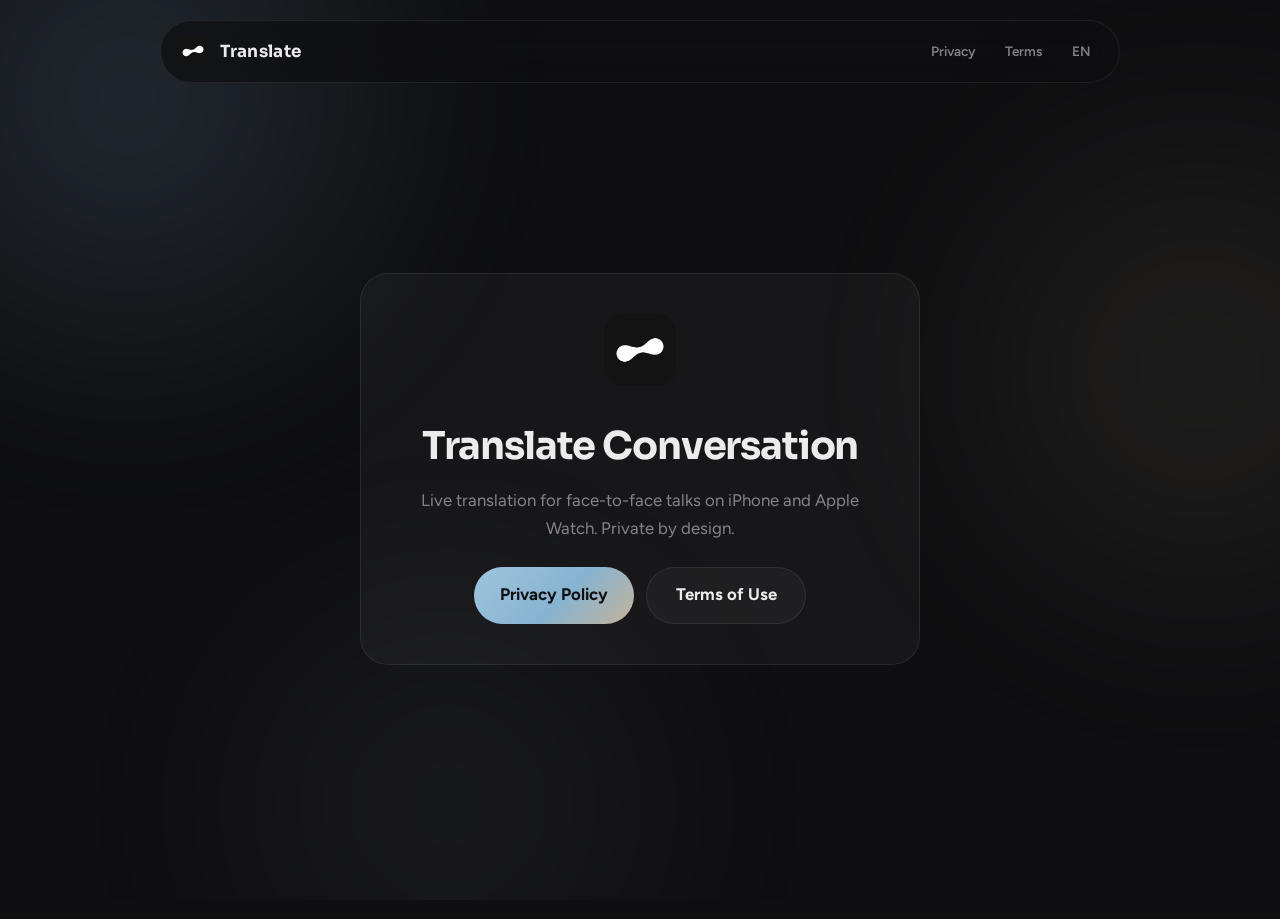
<file: index.html>
<!DOCTYPE html>
<html lang="en">
<head>
  <meta charset="UTF-8" />
  <meta name="viewport" content="width=device-width, initial-scale=1.0" />
  <title>Translate Conversation</title>
  <meta name="description" content="Live conversation translation for iPhone and Apple Watch." />
  <link rel="canonical" href="https://disin8.github.io/translate-conversation/" />
  <link rel="icon" type="image/png" href="./assets/images/app-icon.png" />
  <link rel="preconnect" href="https://fonts.googleapis.com" />
  <link rel="preconnect" href="https://fonts.gstatic.com" crossorigin />
  <link href="https://fonts.googleapis.com/css2?family=Figtree:wght@400;500;600;700&family=Sora:wght@600;700&display=swap" rel="stylesheet" />
  <link rel="stylesheet" href="./assets/css/site.css" />
</head>
<body>
  <div class="ambient" aria-hidden="true"><span class="a"></span><span class="b"></span><span class="c"></span></div>
  <div class="shell">
    <header class="nav">
      <a class="brand" href="./">
        <img src="./assets/images/app-icon.png" alt="" />
        <span>Translate</span>
      </a>
      <div class="nav-links">
        <a href="./privacy/">Privacy</a>
        <a href="./terms/">Terms</a>
        <button type="button" class="lang-btn" id="lang-toggle" aria-label="Toggle language">EN</button>
      </div>
    </header>

    <main class="home">
      <div class="home-panel">
        <img src="./assets/images/app-icon.png" alt="Translate Conversation" />
        <div data-lang="en" class="block">
          <h1>Translate Conversation</h1>
          <p>Live translation for face-to-face talks on iPhone and Apple Watch. Private by design.</p>
        </div>
        <div data-lang="ru" class="block">
          <h1>Translate Conversation</h1>
          <p>Живой перевод разговора на iPhone и Apple Watch. С акцентом на приватность.</p>
        </div>
        <div class="cta-row">
          <a class="cta primary" href="./privacy/">
            <span data-lang="en">Privacy Policy</span>
            <span data-lang="ru">Конфиденциальность</span>
          </a>
          <a class="cta ghost" href="./terms/">
            <span data-lang="en">Terms of Use</span>
            <span data-lang="ru">Условия использования</span>
          </a>
        </div>
      </div>
    </main>
  </div>
  <script src="./assets/js/site.js"></script>
</body>
</html>
</file>
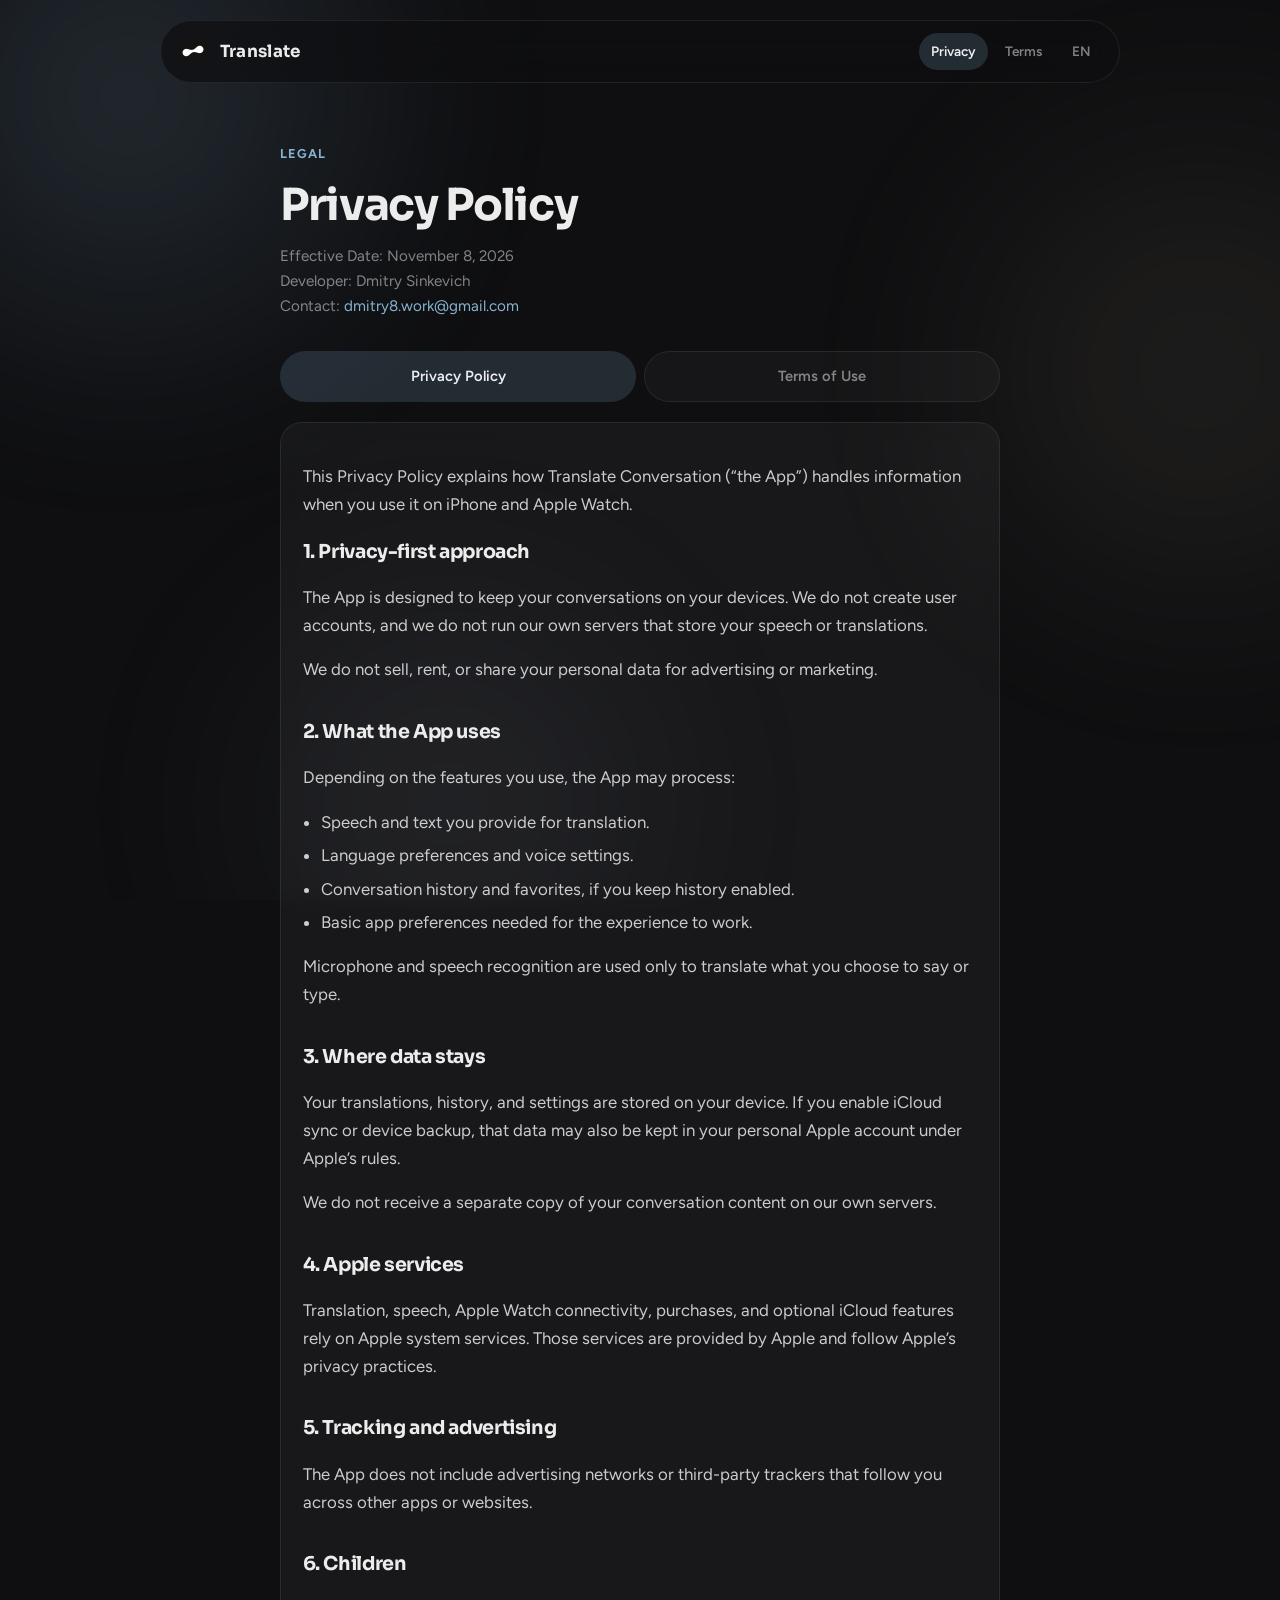
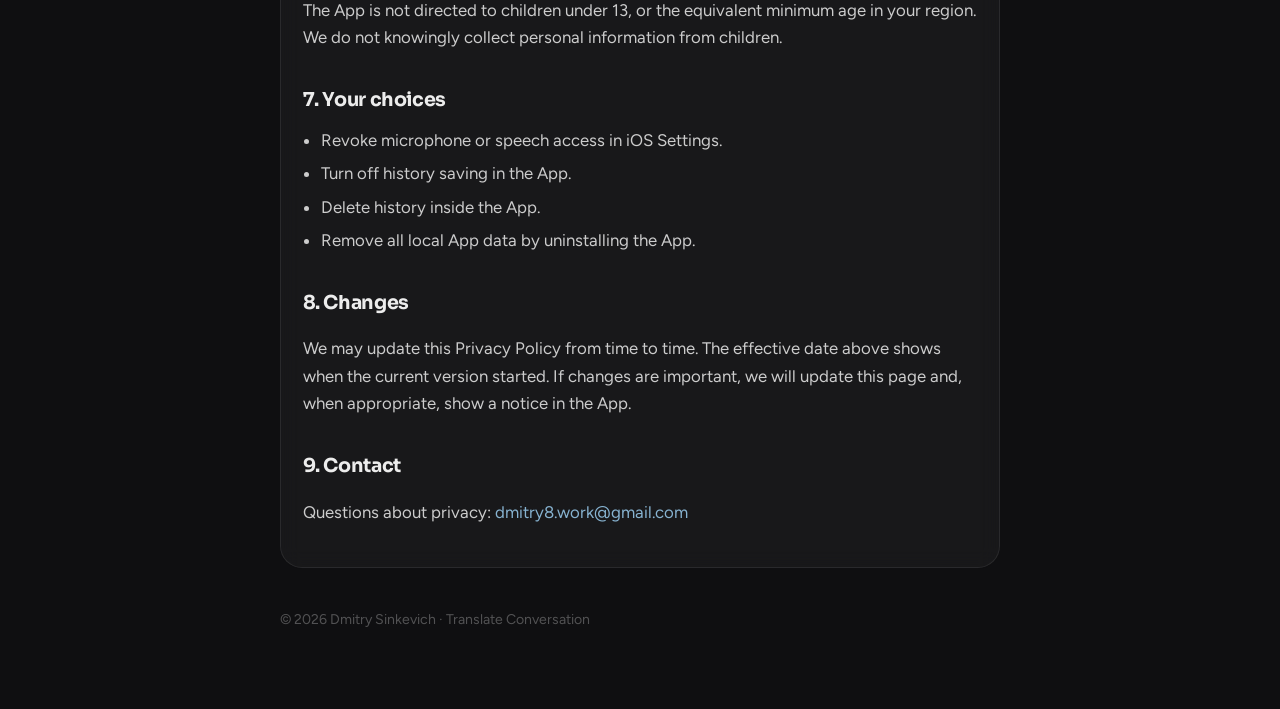
<file: privacy/index.html>
<!DOCTYPE html>
<html lang="en">
<head>
  <meta charset="UTF-8" />
  <meta name="viewport" content="width=device-width, initial-scale=1.0" />
  <title>Privacy Policy — Translate Conversation</title>
  <meta name="description" content="Privacy Policy for Translate Conversation." />
  <link rel="canonical" href="https://disin8.github.io/translate-conversation/privacy/" />
  <link rel="icon" type="image/png" href="../assets/images/app-icon.png" />
  <link rel="preconnect" href="https://fonts.googleapis.com" />
  <link rel="preconnect" href="https://fonts.gstatic.com" crossorigin />
  <link href="https://fonts.googleapis.com/css2?family=Figtree:wght@400;500;600;700&family=Sora:wght@600;700&display=swap" rel="stylesheet" />
  <link rel="stylesheet" href="../assets/css/site.css" />
</head>
<body>
  <div class="ambient" aria-hidden="true"><span class="a"></span><span class="b"></span><span class="c"></span></div>
  <div class="shell">
    <header class="nav">
      <a class="brand" href="../">
        <img src="../assets/images/app-icon.png" alt="" />
        <span>Translate</span>
      </a>
      <div class="nav-links">
        <a href="../privacy/" aria-current="page">Privacy</a>
        <a href="../terms/">Terms</a>
        <button type="button" class="lang-btn" id="lang-toggle" aria-label="Toggle language">EN</button>
      </div>
    </header>

    <section class="hero">
      <div class="kicker">Legal</div>
      <div data-lang="en" class="block">
        <h1>Privacy Policy</h1>
        <p class="meta">Effective Date: November 8, 2026<br />Developer: Dmitry Sinkevich<br />Contact: <a href="mailto:dmitry8.work@gmail.com">dmitry8.work@gmail.com</a></p>
      </div>
      <div data-lang="ru" class="block">
        <h1>Политика конфиденциальности</h1>
        <p class="meta">Дата вступления в силу: 8 ноября 2026<br />Разработчик: Dmitry Sinkevich<br />Контакт: <a href="mailto:dmitry8.work@gmail.com">dmitry8.work@gmail.com</a></p>
      </div>
    </section>

    <nav class="switcher" aria-label="Legal documents">
      <a href="../privacy/" aria-current="page">
        <span data-lang="en">Privacy Policy</span>
        <span data-lang="ru">Конфиденциальность</span>
      </a>
      <a href="../terms/">
        <span data-lang="en">Terms of Use</span>
        <span data-lang="ru">Условия использования</span>
      </a>
    </nav>

    <article class="card">
      <div data-lang="en" class="block">
        <p>This Privacy Policy explains how Translate Conversation (“the App”) handles information when you use it on iPhone and Apple Watch.</p>

        <h2>1. Privacy-first approach</h2>
        <p>The App is designed to keep your conversations on your devices. We do not create user accounts, and we do not run our own servers that store your speech or translations.</p>
        <p>We do not sell, rent, or share your personal data for advertising or marketing.</p>

        <h2>2. What the App uses</h2>
        <p>Depending on the features you use, the App may process:</p>
        <ul>
          <li>Speech and text you provide for translation.</li>
          <li>Language preferences and voice settings.</li>
          <li>Conversation history and favorites, if you keep history enabled.</li>
          <li>Basic app preferences needed for the experience to work.</li>
        </ul>
        <p>Microphone and speech recognition are used only to translate what you choose to say or type.</p>

        <h2>3. Where data stays</h2>
        <p>Your translations, history, and settings are stored on your device. If you enable iCloud sync or device backup, that data may also be kept in your personal Apple account under Apple’s rules.</p>
        <p>We do not receive a separate copy of your conversation content on our own servers.</p>

        <h2>4. Apple services</h2>
        <p>Translation, speech, Apple Watch connectivity, purchases, and optional iCloud features rely on Apple system services. Those services are provided by Apple and follow Apple’s privacy practices.</p>

        <h2>5. Tracking and advertising</h2>
        <p>The App does not include advertising networks or third-party trackers that follow you across other apps or websites.</p>

        <h2>6. Children</h2>
        <p>The App is not directed to children under 13, or the equivalent minimum age in your region. We do not knowingly collect personal information from children.</p>

        <h2>7. Your choices</h2>
        <ul>
          <li>Revoke microphone or speech access in iOS Settings.</li>
          <li>Turn off history saving in the App.</li>
          <li>Delete history inside the App.</li>
          <li>Remove all local App data by uninstalling the App.</li>
        </ul>

        <h2>8. Changes</h2>
        <p>We may update this Privacy Policy from time to time. The effective date above shows when the current version started. If changes are important, we will update this page and, when appropriate, show a notice in the App.</p>

        <h2>9. Contact</h2>
        <p>Questions about privacy: <a href="mailto:dmitry8.work@gmail.com">dmitry8.work@gmail.com</a></p>
      </div>

      <div data-lang="ru" class="block">
        <p>Эта Политика конфиденциальности объясняет, как Translate Conversation («Приложение») обрабатывает информацию при использовании на iPhone и Apple Watch.</p>

        <h2>1. Приватность в основе</h2>
        <p>Приложение устроено так, чтобы ваши разговоры оставались на ваших устройствах. Мы не создаём аккаунты и не храним вашу речь или переводы на собственных серверах.</p>
        <p>Мы не продаём и не передаём ваши данные для рекламы или маркетинга.</p>

        <h2>2. Что использует Приложение</h2>
        <p>В зависимости от функций Приложение может обрабатывать:</p>
        <ul>
          <li>Речь и текст, которые вы отправляете на перевод.</li>
          <li>Языковые предпочтения и настройки голоса.</li>
          <li>Историю разговора и избранное, если история включена.</li>
          <li>Базовые настройки, нужные для работы приложения.</li>
        </ul>
        <p>Микрофон и распознавание речи используются только для перевода того, что вы сами решили сказать или ввести.</p>

        <h2>3. Где хранятся данные</h2>
        <p>Переводы, история и настройки хранятся на вашем устройстве. Если включена синхронизация или резервное копирование iCloud, данные также могут храниться в вашем личном аккаунте Apple по правилам Apple.</p>
        <p>Отдельную копию ваших разговоров мы на своих серверах не получаем.</p>

        <h2>4. Сервисы Apple</h2>
        <p>Перевод, речь, связь с Apple Watch, покупки и опциональный iCloud опираются на системные сервисы Apple. Их предоставляет Apple, и к ним применяются практики конфиденциальности Apple.</p>

        <h2>5. Трекинг и реклама</h2>
        <p>В Приложении нет рекламных сетей и сторонних трекеров, которые следят за вами в других приложениях или сайтах.</p>

        <h2>6. Дети</h2>
        <p>Приложение не предназначено для детей младше 13 лет или эквивалентного возраста в вашем регионе. Мы сознательно не собираем данные детей.</p>

        <h2>7. Ваш контроль</h2>
        <ul>
          <li>Отозвать доступ к микрофону или речи в Настройках iOS.</li>
          <li>Отключить сохранение истории в Приложении.</li>
          <li>Удалить историю внутри Приложения.</li>
          <li>Удалить все локальные данные, удалив Приложение.</li>
        </ul>

        <h2>8. Изменения</h2>
        <p>Мы можем обновлять эту Политику. Дата выше показывает, когда действует текущая версия. При важных изменениях мы обновим эту страницу и при необходимости покажем уведомление в Приложении.</p>

        <h2>9. Контакты</h2>
        <p>Вопросы о конфиденциальности: <a href="mailto:dmitry8.work@gmail.com">dmitry8.work@gmail.com</a></p>
      </div>
    </article>

    <footer class="footer">
      <p>© 2026 Dmitry Sinkevich · Translate Conversation</p>
    </footer>
  </div>
  <script src="../assets/js/site.js"></script>
</body>
</html>
</file>
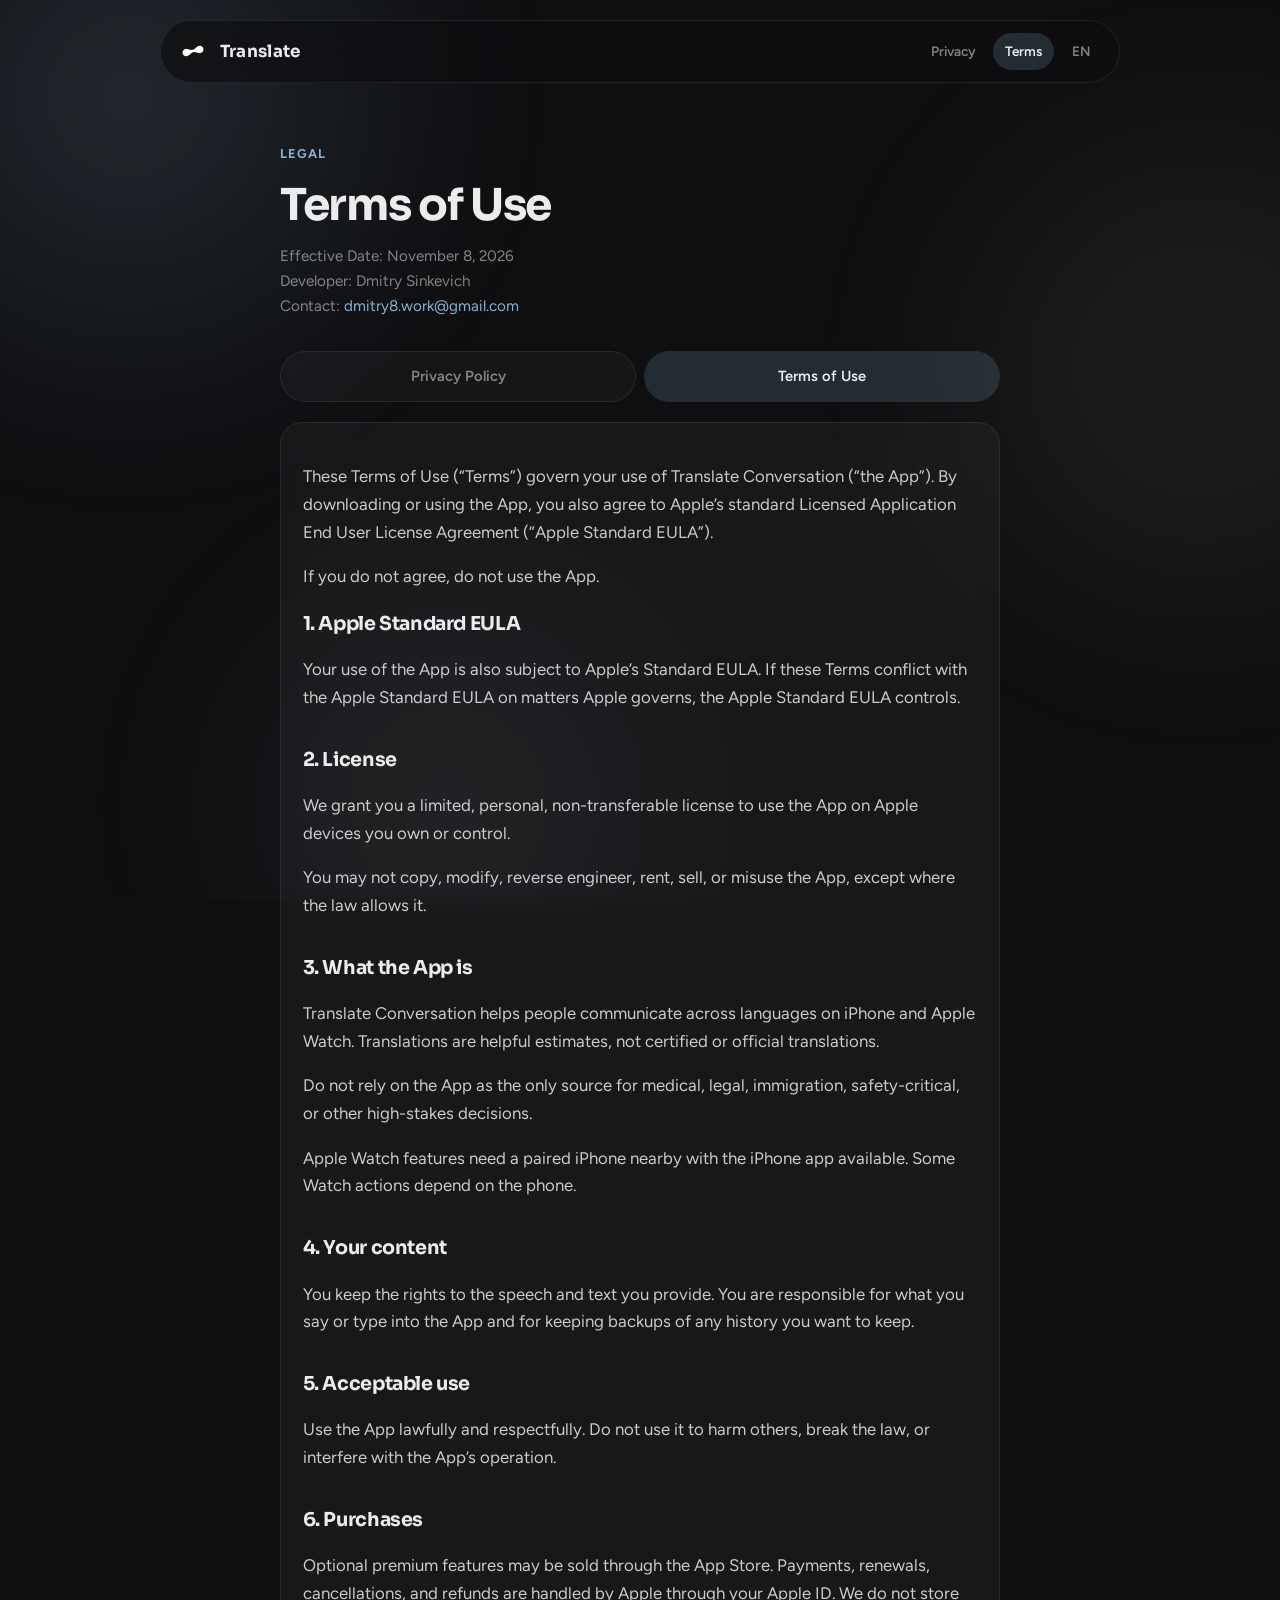
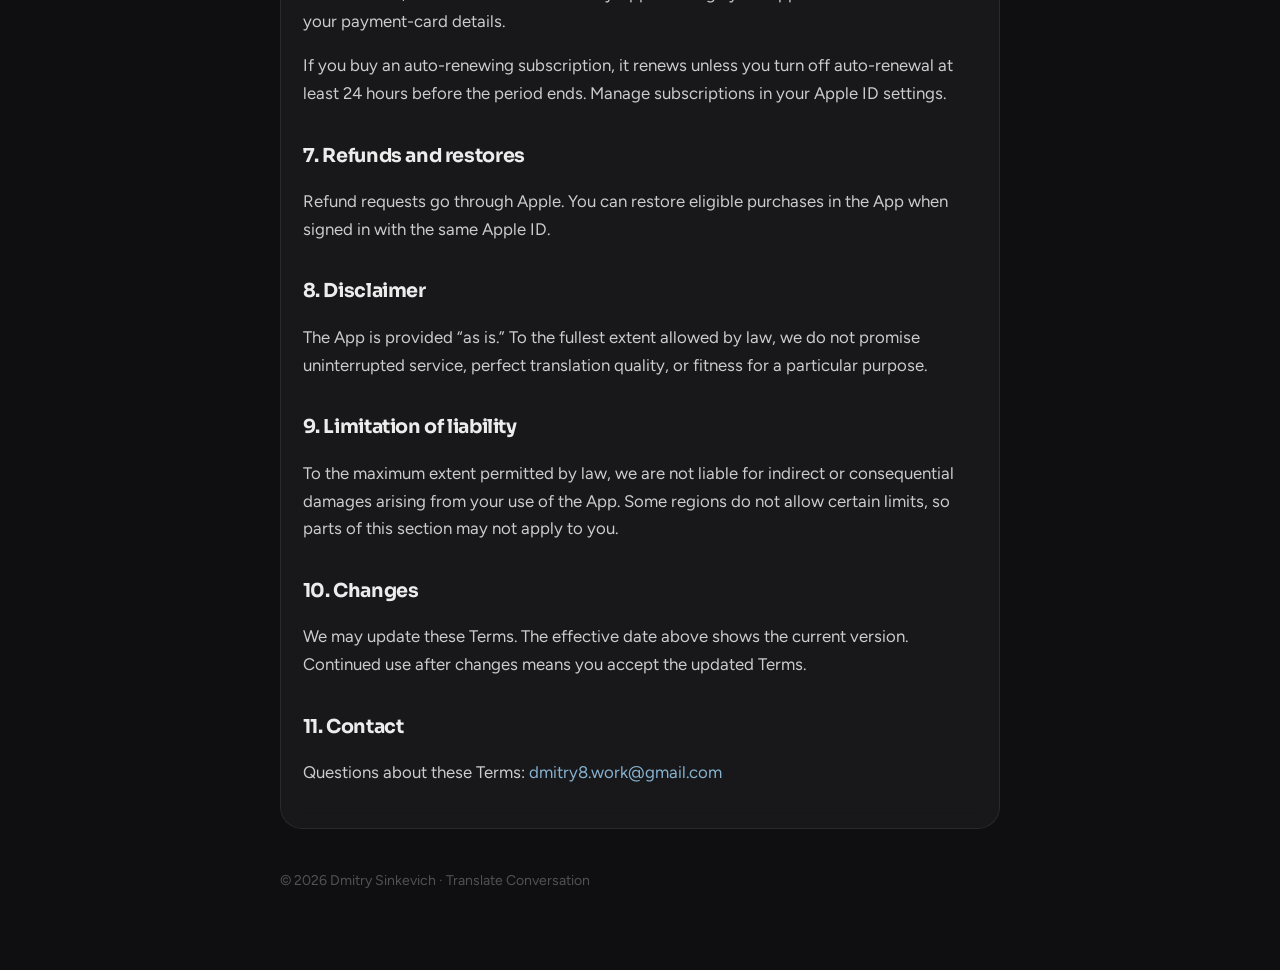
<file: terms/index.html>
<!DOCTYPE html>
<html lang="en">
<head>
  <meta charset="UTF-8" />
  <meta name="viewport" content="width=device-width, initial-scale=1.0" />
  <title>Terms of Use — Translate Conversation</title>
  <meta name="description" content="Terms of Use for Translate Conversation." />
  <link rel="canonical" href="https://disin8.github.io/translate-conversation/terms/" />
  <link rel="icon" type="image/png" href="../assets/images/app-icon.png" />
  <link rel="preconnect" href="https://fonts.googleapis.com" />
  <link rel="preconnect" href="https://fonts.gstatic.com" crossorigin />
  <link href="https://fonts.googleapis.com/css2?family=Figtree:wght@400;500;600;700&family=Sora:wght@600;700&display=swap" rel="stylesheet" />
  <link rel="stylesheet" href="../assets/css/site.css" />
</head>
<body>
  <div class="ambient" aria-hidden="true"><span class="a"></span><span class="b"></span><span class="c"></span></div>
  <div class="shell">
    <header class="nav">
      <a class="brand" href="../">
        <img src="../assets/images/app-icon.png" alt="" />
        <span>Translate</span>
      </a>
      <div class="nav-links">
        <a href="../privacy/">Privacy</a>
        <a href="../terms/" aria-current="page">Terms</a>
        <button type="button" class="lang-btn" id="lang-toggle" aria-label="Toggle language">EN</button>
      </div>
    </header>

    <section class="hero">
      <div class="kicker">Legal</div>
      <div data-lang="en" class="block">
        <h1>Terms of Use</h1>
        <p class="meta">Effective Date: November 8, 2026<br />Developer: Dmitry Sinkevich<br />Contact: <a href="mailto:dmitry8.work@gmail.com">dmitry8.work@gmail.com</a></p>
      </div>
      <div data-lang="ru" class="block">
        <h1>Условия использования</h1>
        <p class="meta">Дата вступления в силу: 8 ноября 2026<br />Разработчик: Dmitry Sinkevich<br />Контакт: <a href="mailto:dmitry8.work@gmail.com">dmitry8.work@gmail.com</a></p>
      </div>
    </section>

    <nav class="switcher" aria-label="Legal documents">
      <a href="../privacy/">
        <span data-lang="en">Privacy Policy</span>
        <span data-lang="ru">Конфиденциальность</span>
      </a>
      <a href="../terms/" aria-current="page">
        <span data-lang="en">Terms of Use</span>
        <span data-lang="ru">Условия использования</span>
      </a>
    </nav>

    <article class="card">
      <div data-lang="en" class="block">
        <p>These Terms of Use (“Terms”) govern your use of Translate Conversation (“the App”). By downloading or using the App, you also agree to Apple’s standard Licensed Application End User License Agreement (“Apple Standard EULA”).</p>
        <p>If you do not agree, do not use the App.</p>

        <h2>1. Apple Standard EULA</h2>
        <p>Your use of the App is also subject to Apple’s Standard EULA. If these Terms conflict with the Apple Standard EULA on matters Apple governs, the Apple Standard EULA controls.</p>

        <h2>2. License</h2>
        <p>We grant you a limited, personal, non-transferable license to use the App on Apple devices you own or control.</p>
        <p>You may not copy, modify, reverse engineer, rent, sell, or misuse the App, except where the law allows it.</p>

        <h2>3. What the App is</h2>
        <p>Translate Conversation helps people communicate across languages on iPhone and Apple Watch. Translations are helpful estimates, not certified or official translations.</p>
        <p>Do not rely on the App as the only source for medical, legal, immigration, safety-critical, or other high-stakes decisions.</p>
        <p>Apple Watch features need a paired iPhone nearby with the iPhone app available. Some Watch actions depend on the phone.</p>

        <h2>4. Your content</h2>
        <p>You keep the rights to the speech and text you provide. You are responsible for what you say or type into the App and for keeping backups of any history you want to keep.</p>

        <h2>5. Acceptable use</h2>
        <p>Use the App lawfully and respectfully. Do not use it to harm others, break the law, or interfere with the App’s operation.</p>

        <h2>6. Purchases</h2>
        <p>Optional premium features may be sold through the App Store. Payments, renewals, cancellations, and refunds are handled by Apple through your Apple ID. We do not store your payment-card details.</p>
        <p>If you buy an auto-renewing subscription, it renews unless you turn off auto-renewal at least 24 hours before the period ends. Manage subscriptions in your Apple ID settings.</p>

        <h2>7. Refunds and restores</h2>
        <p>Refund requests go through Apple. You can restore eligible purchases in the App when signed in with the same Apple ID.</p>

        <h2>8. Disclaimer</h2>
        <p>The App is provided “as is.” To the fullest extent allowed by law, we do not promise uninterrupted service, perfect translation quality, or fitness for a particular purpose.</p>

        <h2>9. Limitation of liability</h2>
        <p>To the maximum extent permitted by law, we are not liable for indirect or consequential damages arising from your use of the App. Some regions do not allow certain limits, so parts of this section may not apply to you.</p>

        <h2>10. Changes</h2>
        <p>We may update these Terms. The effective date above shows the current version. Continued use after changes means you accept the updated Terms.</p>

        <h2>11. Contact</h2>
        <p>Questions about these Terms: <a href="mailto:dmitry8.work@gmail.com">dmitry8.work@gmail.com</a></p>
      </div>

      <div data-lang="ru" class="block">
        <p>Настоящие Условия использования («Условия») регулируют использование Translate Conversation («Приложение»). Загружая или используя Приложение, вы также соглашаетесь со стандартным лицензионным соглашением Apple (“Apple Standard EULA”).</p>
        <p>Если вы не согласны, не используйте Приложение.</p>

        <h2>1. Apple Standard EULA</h2>
        <p>Использование Приложения также регулируется Apple Standard EULA. Если эти Условия противоречат Apple Standard EULA в вопросах, которые определяет Apple, приоритет у Apple Standard EULA.</p>

        <h2>2. Лицензия</h2>
        <p>Мы предоставляем вам ограниченную личную непередаваемую лицензию на использование Приложения на устройствах Apple, которыми вы владеете или управляете.</p>
        <p>Нельзя копировать, изменять, взламывать, сдавать в аренду, продавать или иным образом злоупотреблять Приложением, кроме случаев, прямо разрешённых законом.</p>

        <h2>3. Что это за Приложение</h2>
        <p>Translate Conversation помогает общаться на разных языках на iPhone и Apple Watch. Перевод — вспомогательный результат, а не официальный или заверенный перевод.</p>
        <p>Не опирайтесь на Приложение как на единственный источник для медицинских, юридических, миграционных, аварийных или других критических решений.</p>
        <p>Функции Apple Watch требуют парного iPhone рядом и доступного приложения на телефоне. Часть действий на часах зависит от iPhone.</p>

        <h2>4. Ваш контент</h2>
        <p>Права на речь и текст, которые вы вводите, остаются у вас. Вы отвечаете за содержание того, что говорите или печатаете, и за резервные копии истории, которую хотите сохранить.</p>

        <h2>5. Допустимое использование</h2>
        <p>Используйте Приложение законно и уважительно. Не используйте его во вред другим, для нарушения закона или для вмешательства в работу Приложения.</p>

        <h2>6. Покупки</h2>
        <p>Опциональные премиум-функции могут продаваться через App Store. Оплата, продление, отмена и возвраты обрабатываются Apple через ваш Apple ID. Мы не храним данные вашей карты.</p>
        <p>Автопродлеваемая подписка продлевается, если автопродление не отключено минимум за 24 часа до конца периода. Управляйте подписками в настройках Apple ID.</p>

        <h2>7. Возвраты и восстановление</h2>
        <p>Запросы на возврат направляются в Apple. Доступные покупки можно восстановить в Приложении под тем же Apple ID.</p>

        <h2>8. Отказ от гарантий</h2>
        <p>Приложение предоставляется «как есть». В максимальной степени, допускаемой законом, мы не обещаем бесперебойную работу, идеальное качество перевода или пригодность для конкретной цели.</p>

        <h2>9. Ограничение ответственности</h2>
        <p>В максимальной степени, допускаемой законом, мы не несём ответственности за косвенные убытки, связанные с использованием Приложения. В некоторых регионах такие ограничения не применяются полностью.</p>

        <h2>10. Изменения</h2>
        <p>Мы можем обновлять эти Условия. Дата выше относится к текущей версии. Продолжая пользоваться Приложением после изменений, вы принимаете обновлённые Условия.</p>

        <h2>11. Контакты</h2>
        <p>Вопросы по Условиям: <a href="mailto:dmitry8.work@gmail.com">dmitry8.work@gmail.com</a></p>
      </div>
    </article>

    <footer class="footer">
      <p>© 2026 Dmitry Sinkevich · Translate Conversation</p>
    </footer>
  </div>
  <script src="../assets/js/site.js"></script>
</body>
</html>
</file>
<file: assets/css/site.css>
:root {
  --bg: #0f0f11;
  --bg-elevated: rgba(255, 255, 255, 0.04);
  --ink: rgba(255, 255, 255, 0.92);
  --ink-muted: rgba(255, 255, 255, 0.48);
  --ink-faint: rgba(255, 255, 255, 0.28);
  --accent: #87b3d1;
  --accent-soft: rgba(135, 179, 209, 0.18);
  --side-a: #9eadc7;
  --side-b: #c4b49a;
  --stroke: rgba(255, 255, 255, 0.08);
  --radius: 22px;
  --font-display: "Sora", system-ui, sans-serif;
  --font-body: "Figtree", system-ui, sans-serif;
  --max: 720px;
}

*,
*::before,
*::after {
  box-sizing: border-box;
}

html {
  scroll-behavior: smooth;
}

body {
  margin: 0;
  min-height: 100vh;
  color: var(--ink);
  background: var(--bg);
  font-family: var(--font-body);
  font-size: 1.05rem;
  line-height: 1.65;
  -webkit-font-smoothing: antialiased;
}

a {
  color: var(--accent);
  text-decoration: none;
}

a:hover {
  text-decoration: underline;
}

.ambient {
  position: fixed;
  inset: 0;
  pointer-events: none;
  z-index: -1;
  overflow: hidden;
}

.ambient span {
  position: absolute;
  border-radius: 50%;
  filter: blur(120px);
  opacity: 0.45;
}

.ambient .a {
  width: 28rem;
  height: 28rem;
  top: -8rem;
  left: -6rem;
  background: rgba(135, 179, 209, 0.35);
}

.ambient .b {
  width: 26rem;
  height: 26rem;
  top: 18%;
  right: -8rem;
  background: rgba(196, 180, 154, 0.22);
}

.ambient .c {
  width: 24rem;
  height: 24rem;
  bottom: -6rem;
  left: 20%;
  background: rgba(158, 173, 199, 0.18);
}

.shell {
  width: min(100% - 2rem, 960px);
  margin: 0 auto;
  padding: 1.25rem 0 4rem;
}

.nav {
  position: sticky;
  top: 1rem;
  z-index: 20;
  display: flex;
  align-items: center;
  justify-content: space-between;
  gap: 1rem;
  padding: 0.75rem 1rem;
  border: 1px solid var(--stroke);
  border-radius: 999px;
  background: rgba(15, 15, 17, 0.72);
  backdrop-filter: blur(18px);
  -webkit-backdrop-filter: blur(18px);
}

.brand {
  display: inline-flex;
  align-items: center;
  gap: 0.7rem;
  color: var(--ink);
  font-family: var(--font-display);
  font-weight: 700;
  letter-spacing: 0.02em;
  text-decoration: none;
}

.brand img {
  width: 2rem;
  height: 2rem;
  border-radius: 0.55rem;
}

.brand:hover {
  text-decoration: none;
  opacity: 0.92;
}

.nav-links {
  display: flex;
  align-items: center;
  gap: 0.35rem;
}

.nav-links a,
.lang-btn {
  appearance: none;
  border: 0;
  background: transparent;
  color: var(--ink-muted);
  font: inherit;
  font-size: 0.85rem;
  font-weight: 600;
  padding: 0.45rem 0.75rem;
  border-radius: 999px;
  cursor: pointer;
}

.nav-links a:hover,
.lang-btn:hover {
  color: var(--ink);
  background: rgba(255, 255, 255, 0.05);
  text-decoration: none;
}

.nav-links a[aria-current="page"] {
  color: var(--ink);
  background: var(--accent-soft);
}

.hero {
  margin: 3.5rem auto 2rem;
  max-width: var(--max);
}

.kicker {
  display: inline-flex;
  align-items: center;
  gap: 0.5rem;
  margin-bottom: 1rem;
  color: var(--accent);
  font-size: 0.8rem;
  font-weight: 700;
  letter-spacing: 0.08em;
  text-transform: uppercase;
}

.hero h1 {
  margin: 0 0 0.85rem;
  font-family: var(--font-display);
  font-size: clamp(2rem, 4vw, 2.75rem);
  line-height: 1.15;
  letter-spacing: -0.03em;
}

.meta {
  margin: 0;
  color: var(--ink-muted);
  font-size: 0.95rem;
}

.meta a {
  color: var(--accent);
}

.card {
  max-width: var(--max);
  margin: 0 auto;
  padding: 1.5rem 1.35rem;
  border: 1px solid var(--stroke);
  border-radius: var(--radius);
  background: var(--bg-elevated);
  backdrop-filter: blur(10px);
}

.card > p:first-child {
  margin-top: 0;
}

.card h2 {
  margin: 2rem 0 0.7rem;
  font-family: var(--font-display);
  font-size: 1.2rem;
  letter-spacing: -0.02em;
}

.card h2:first-of-type {
  margin-top: 0.35rem;
}

.card p,
.card li {
  color: rgba(255, 255, 255, 0.78);
}

.card ul {
  margin: 0.6rem 0 0;
  padding-left: 1.15rem;
}

.card li + li {
  margin-top: 0.35rem;
}

.switcher {
  display: flex;
  gap: 0.5rem;
  margin: 0 auto 1.25rem;
  max-width: var(--max);
}

.switcher a {
  flex: 1;
  text-align: center;
  padding: 0.75rem 1rem;
  border-radius: 999px;
  border: 1px solid var(--stroke);
  color: var(--ink-muted);
  font-weight: 600;
  font-size: 0.92rem;
  background: rgba(255, 255, 255, 0.03);
}

.switcher a:hover {
  text-decoration: none;
  color: var(--ink);
}

.switcher a[aria-current="page"] {
  color: var(--ink);
  border-color: transparent;
  background: var(--accent-soft);
}

.footer {
  max-width: var(--max);
  margin: 2.5rem auto 0;
  color: var(--ink-faint);
  font-size: 0.88rem;
}

.footer a {
  color: var(--ink-muted);
}

[data-lang] {
  display: none;
}

html[lang="en"] [data-lang="en"],
html[lang="ru"] [data-lang="ru"] {
  display: contents;
}

html[lang="en"] [data-lang="en"].block,
html[lang="ru"] [data-lang="ru"].block {
  display: block;
}

.home {
  min-height: calc(100vh - 8rem);
  display: grid;
  place-items: center;
  text-align: center;
  padding: 3rem 0;
}

.home-panel {
  width: min(100%, 560px);
  padding: 2.5rem 1.5rem;
  border-radius: 28px;
  border: 1px solid var(--stroke);
  background: rgba(255, 255, 255, 0.035);
}

.home-panel img {
  width: 72px;
  height: 72px;
  border-radius: 18px;
  margin-bottom: 1.25rem;
}

.home-panel h1 {
  margin: 0 0 0.6rem;
  font-family: var(--font-display);
  font-size: clamp(1.8rem, 4vw, 2.4rem);
  letter-spacing: -0.03em;
}

.home-panel p {
  margin: 0 auto 1.5rem;
  max-width: 28rem;
  color: var(--ink-muted);
}

.cta-row {
  display: flex;
  flex-wrap: wrap;
  justify-content: center;
  gap: 0.75rem;
}

.cta {
  display: inline-flex;
  align-items: center;
  justify-content: center;
  min-width: 10rem;
  padding: 0.85rem 1.2rem;
  border-radius: 999px;
  font-weight: 700;
  text-decoration: none;
}

.cta.primary {
  color: #0f0f11;
  background: linear-gradient(135deg, #9ec5dc, #87b3d1 55%, #c4b49a);
}

.cta.ghost {
  color: var(--ink);
  border: 1px solid var(--stroke);
  background: rgba(255, 255, 255, 0.04);
}

.cta:hover {
  text-decoration: none;
  opacity: 0.94;
}

@media (max-width: 720px) {
  .nav-links a[data-hide-sm] {
    display: none;
  }

  .card {
    padding: 1.25rem 1rem;
  }
}
</file>
